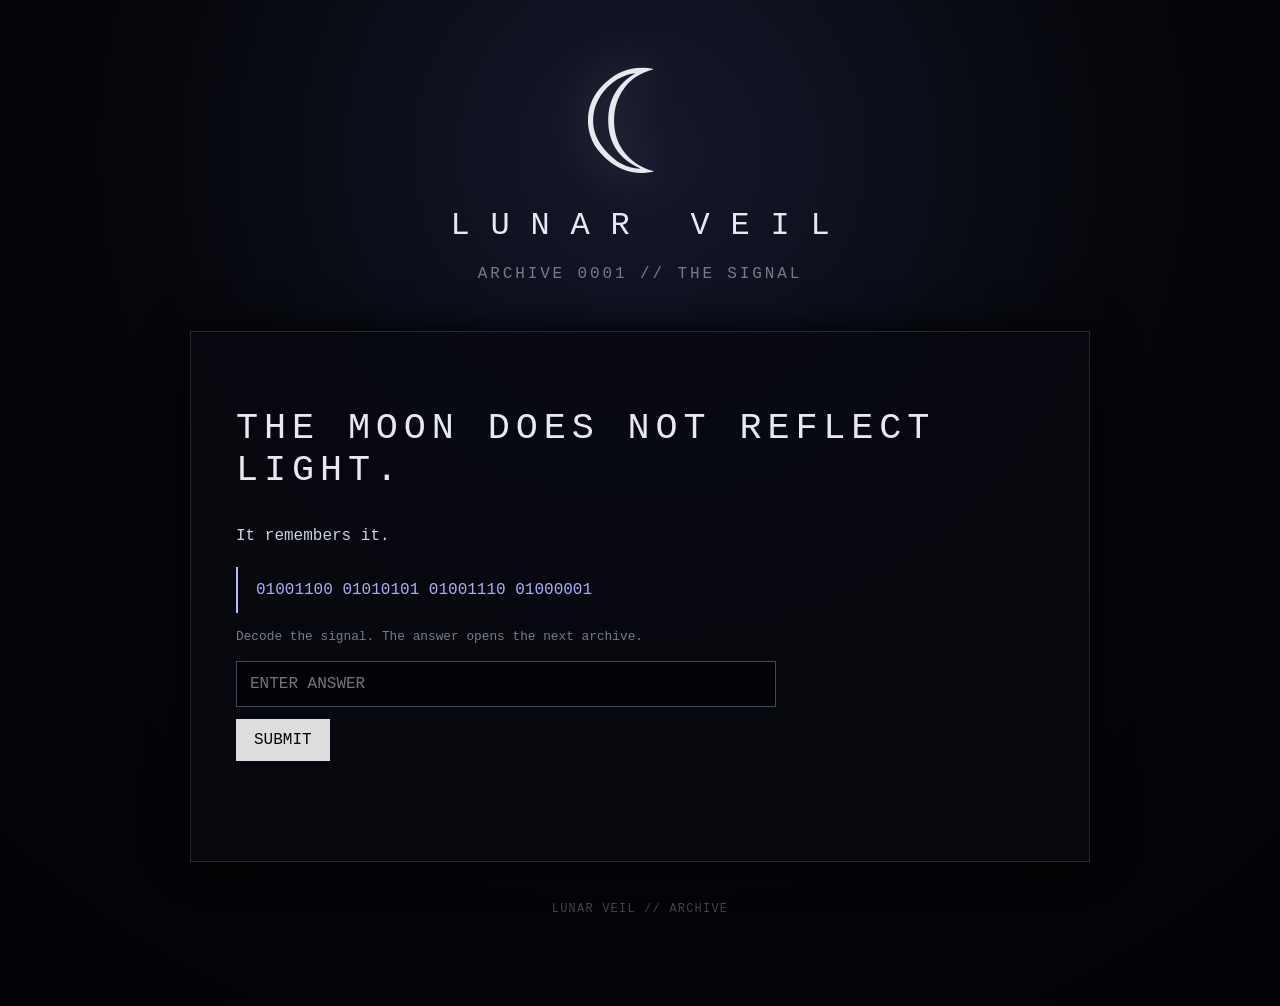
<file: index.html>
<!doctype html><html><head><meta charset="utf-8"><meta name="viewport" content="width=device-width,initial-scale=1"><title>LUNAR VEIL // SIGNAL</title><link rel="stylesheet" href="style.css"></head><body><main><header><div class="moon">☾</div><div class="brand">LUNAR VEIL</div><p class="subtitle">ARCHIVE 0001 // THE SIGNAL</p></header><section class="panel"><h1>THE MOON DOES NOT REFLECT LIGHT.</h1><p>It remembers it.</p><div class="codeblock">01001100 01010101 01001110 01000001</div><p class="small">Decode the signal. The answer opens the next archive.</p><input id="answer" placeholder="ENTER ANSWER" autocomplete="off"><br><button onclick="goAnswer('luna','stage2.html','THE FIRST THING TAKEN WAS A NAME.')">SUBMIT</button><p id="result"></p></section><footer>LUNAR VEIL // ARCHIVE</footer></main><script src="script.js"></script><script>enterKey('luna','stage2.html')</script></body></html>
</file>
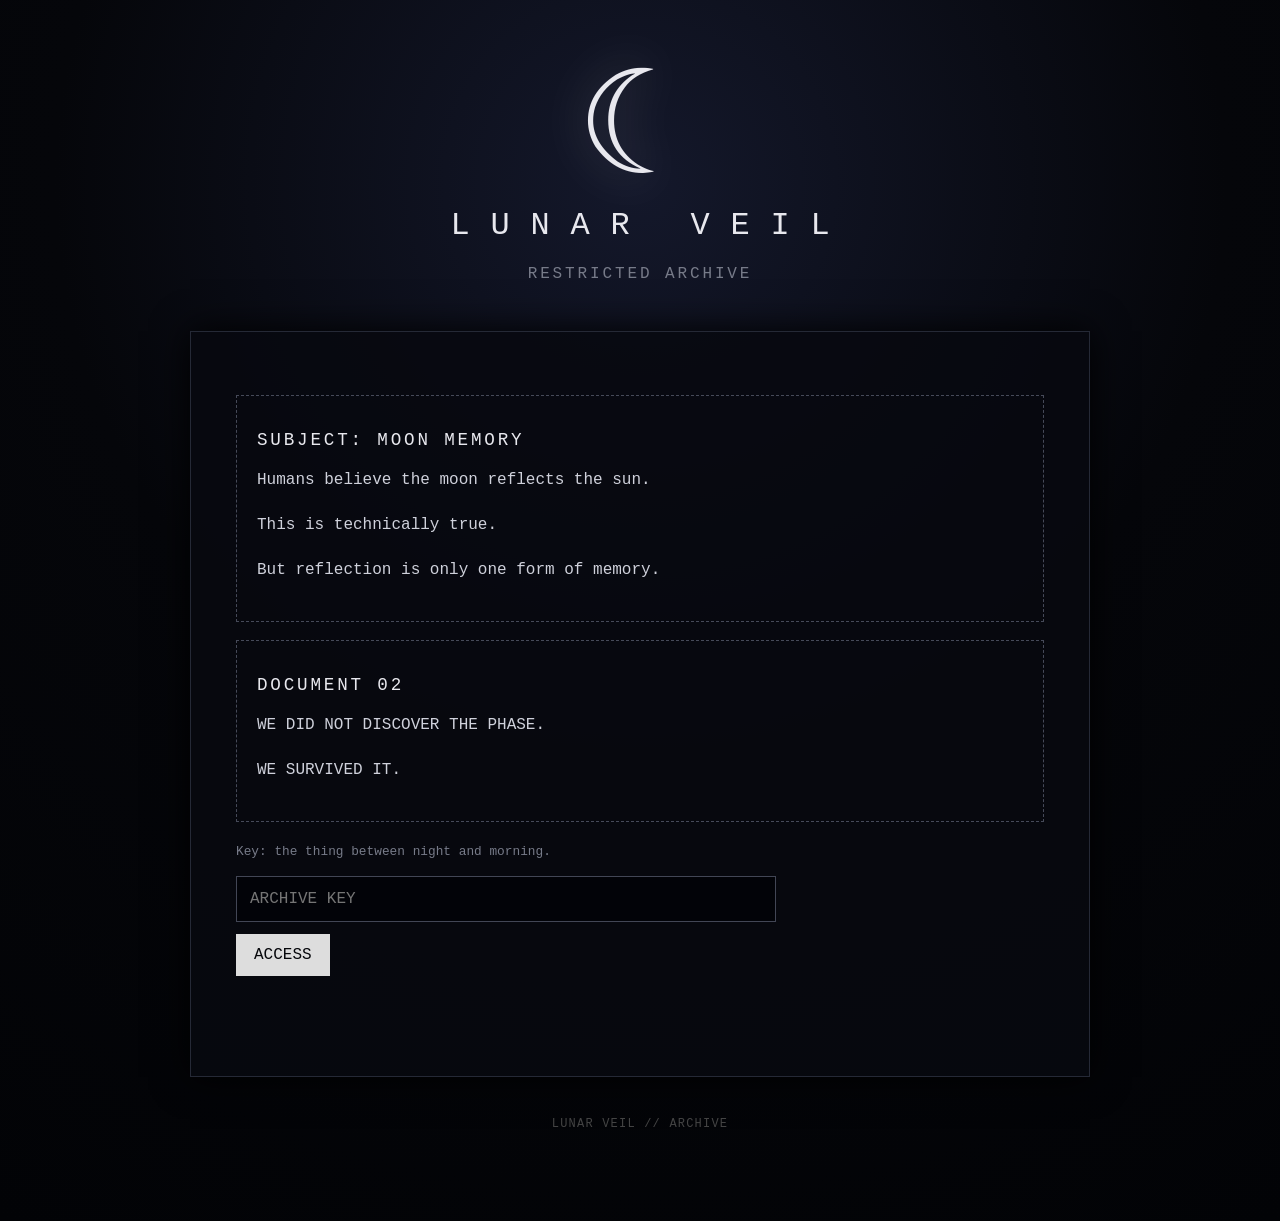
<file: archive.html>
<!doctype html><html><head><meta charset="utf-8"><meta name="viewport" content="width=device-width,initial-scale=1"><title>LUNAR VEIL // ARCHIVE</title><link rel="stylesheet" href="style.css"></head><body><main><header><div class="moon">☾</div><div class="brand">LUNAR VEIL</div><p class="subtitle">RESTRICTED ARCHIVE</p></header><section class="panel"><div class="classified"><h2>SUBJECT: MOON MEMORY</h2><p>Humans believe the moon reflects the sun.</p><p>This is technically true.</p><p>But reflection is only one form of memory.</p></div><div class="classified"><h2>DOCUMENT 02</h2><p>WE DID NOT DISCOVER THE PHASE.</p><p>WE SURVIVED IT.</p></div><p class="small">Key: the thing between night and morning.</p><input id="answer" placeholder="ARCHIVE KEY" autocomplete="off"><br><button onclick="goAnswer('dawn','stage7.html')">ACCESS</button><p id="result"></p></section><footer>LUNAR VEIL // ARCHIVE</footer></main><script src="script.js"></script><script>enterKey('dawn','stage7.html')</script></body></html>
</file>
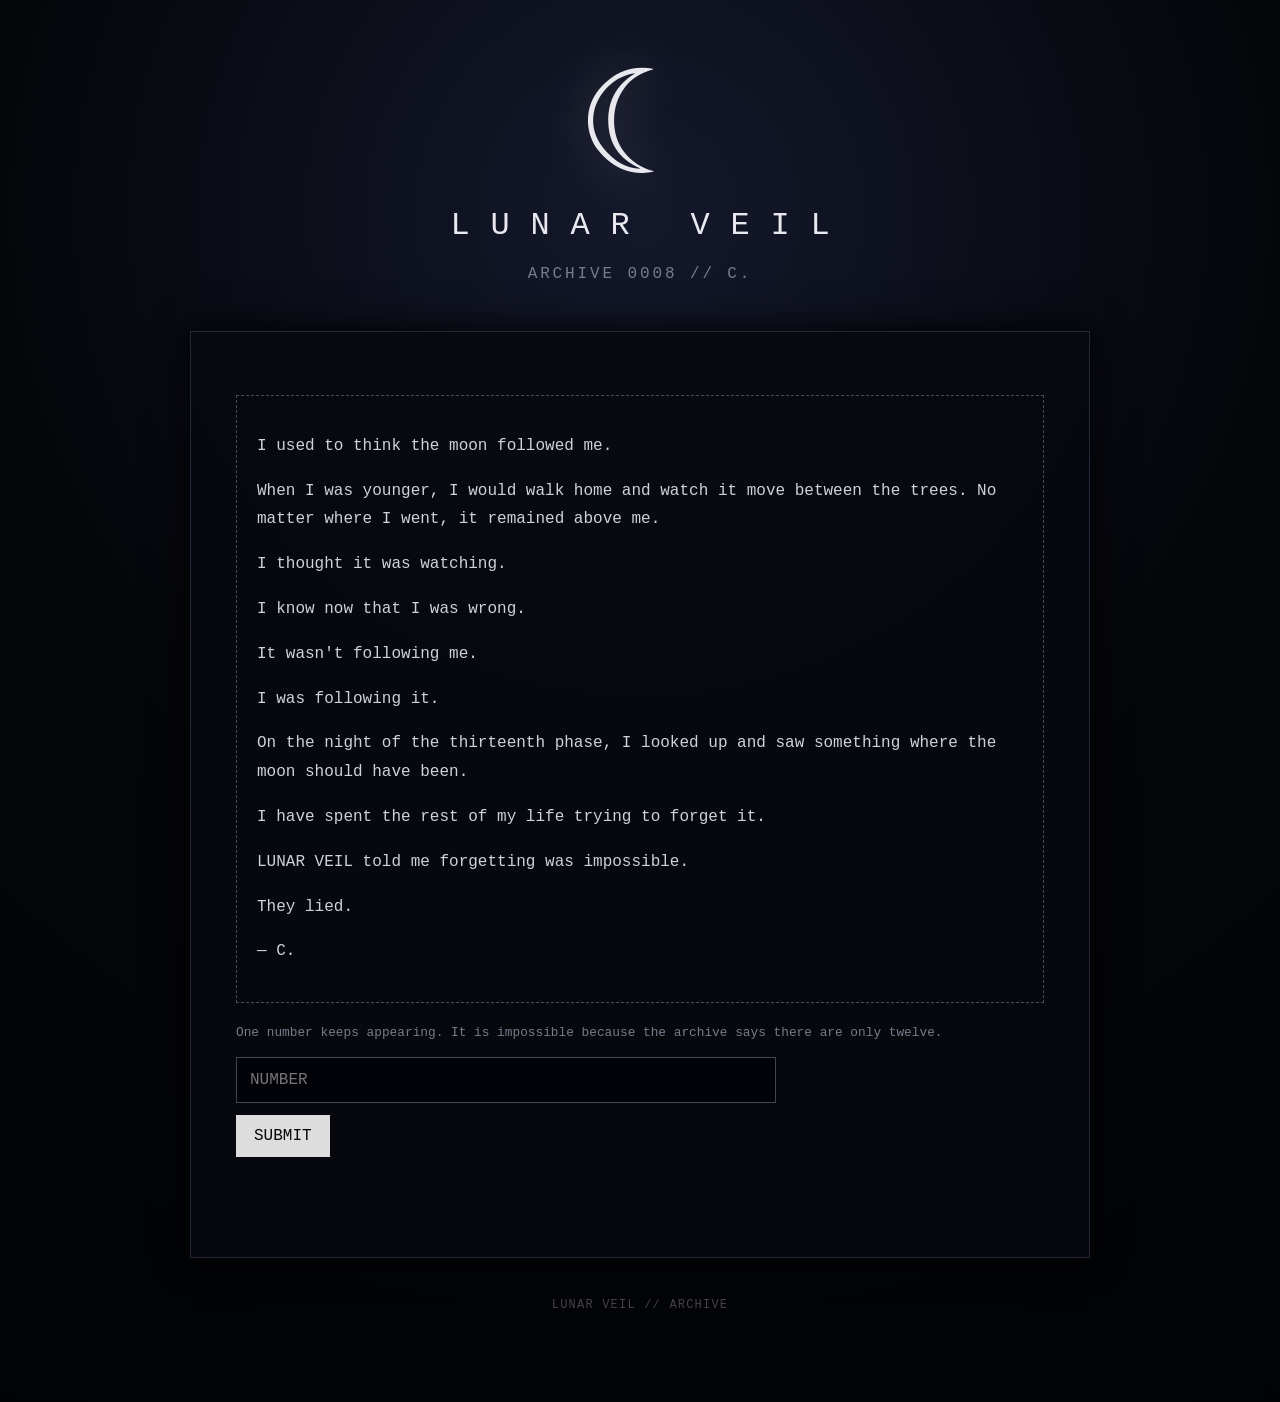
<file: cynthia.html>
<!doctype html><html><head><meta charset="utf-8"><meta name="viewport" content="width=device-width,initial-scale=1"><title>LUNAR VEIL // CYNTHIA</title><link rel="stylesheet" href="style.css"></head><body><main><header><div class="moon">☾</div><div class="brand">LUNAR VEIL</div><p class="subtitle">ARCHIVE 0008 // C.</p></header><section class="panel"><div class="classified"><p>I used to think the moon followed me.</p><p>When I was younger, I would walk home and watch it move between the trees. No matter where I went, it remained above me.</p><p>I thought it was watching.</p><p>I know now that I was wrong.</p><p>It wasn't following me.</p><p>I was following it.</p><p>On the night of the thirteenth phase, I looked up and saw something where the moon should have been.</p><p>I have spent the rest of my life trying to forget it.</p><p>LUNAR VEIL told me forgetting was impossible.</p><p>They lied.</p><p>— C.</p></div><p class="small">One number keeps appearing. It is impossible because the archive says there are only twelve.</p><input id="answer" placeholder="NUMBER" autocomplete="off"><br><button onclick="goAnswer('13','phase13.html')">SUBMIT</button><p id="result"></p></section><footer>LUNAR VEIL // ARCHIVE</footer></main><script src="script.js"></script><script>enterKey('13','phase13.html')</script></body></html>
</file>
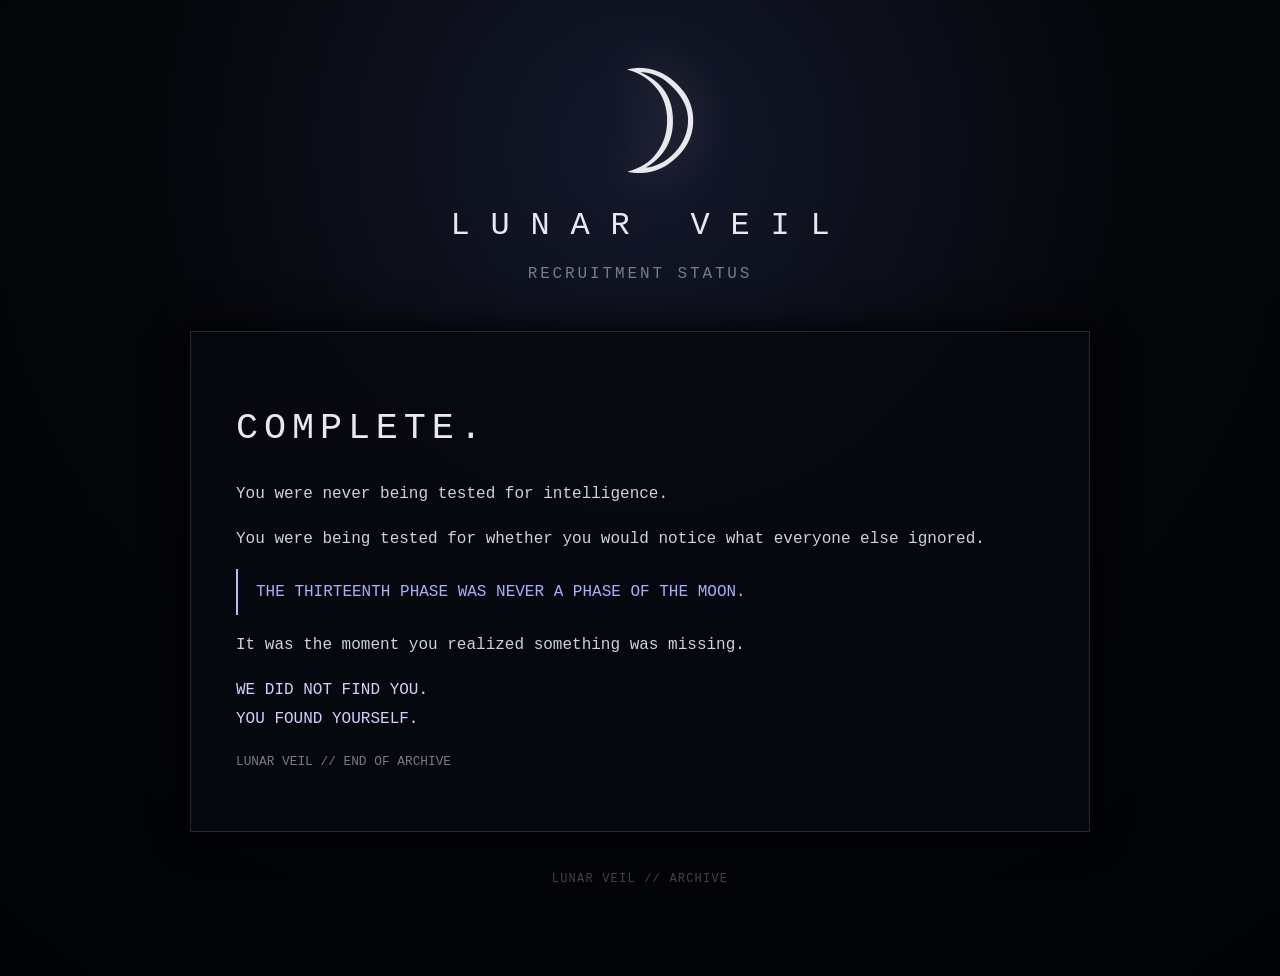
<file: final.html>
<!doctype html><html><head><meta charset="utf-8"><meta name="viewport" content="width=device-width,initial-scale=1"><title>LUNAR VEIL // FINAL</title><link rel="stylesheet" href="style.css"></head><body><main><header><div class="moon">☽</div><div class="brand glitch">LUNAR VEIL</div><p class="subtitle">RECRUITMENT STATUS</p></header><section class="panel"><h1>COMPLETE.</h1><p>You were never being tested for intelligence.</p><p>You were being tested for whether you would notice what everyone else ignored.</p><div class="codeblock">THE THIRTEENTH PHASE WAS NEVER A PHASE OF THE MOON.</div><p>It was the moment you realized something was missing.</p><p class="success">WE DID NOT FIND YOU.<br>YOU FOUND YOURSELF.</p><p class="small">LUNAR VEIL // END OF ARCHIVE</p></section><footer>LUNAR VEIL // ARCHIVE</footer></main></body></html>
</file>
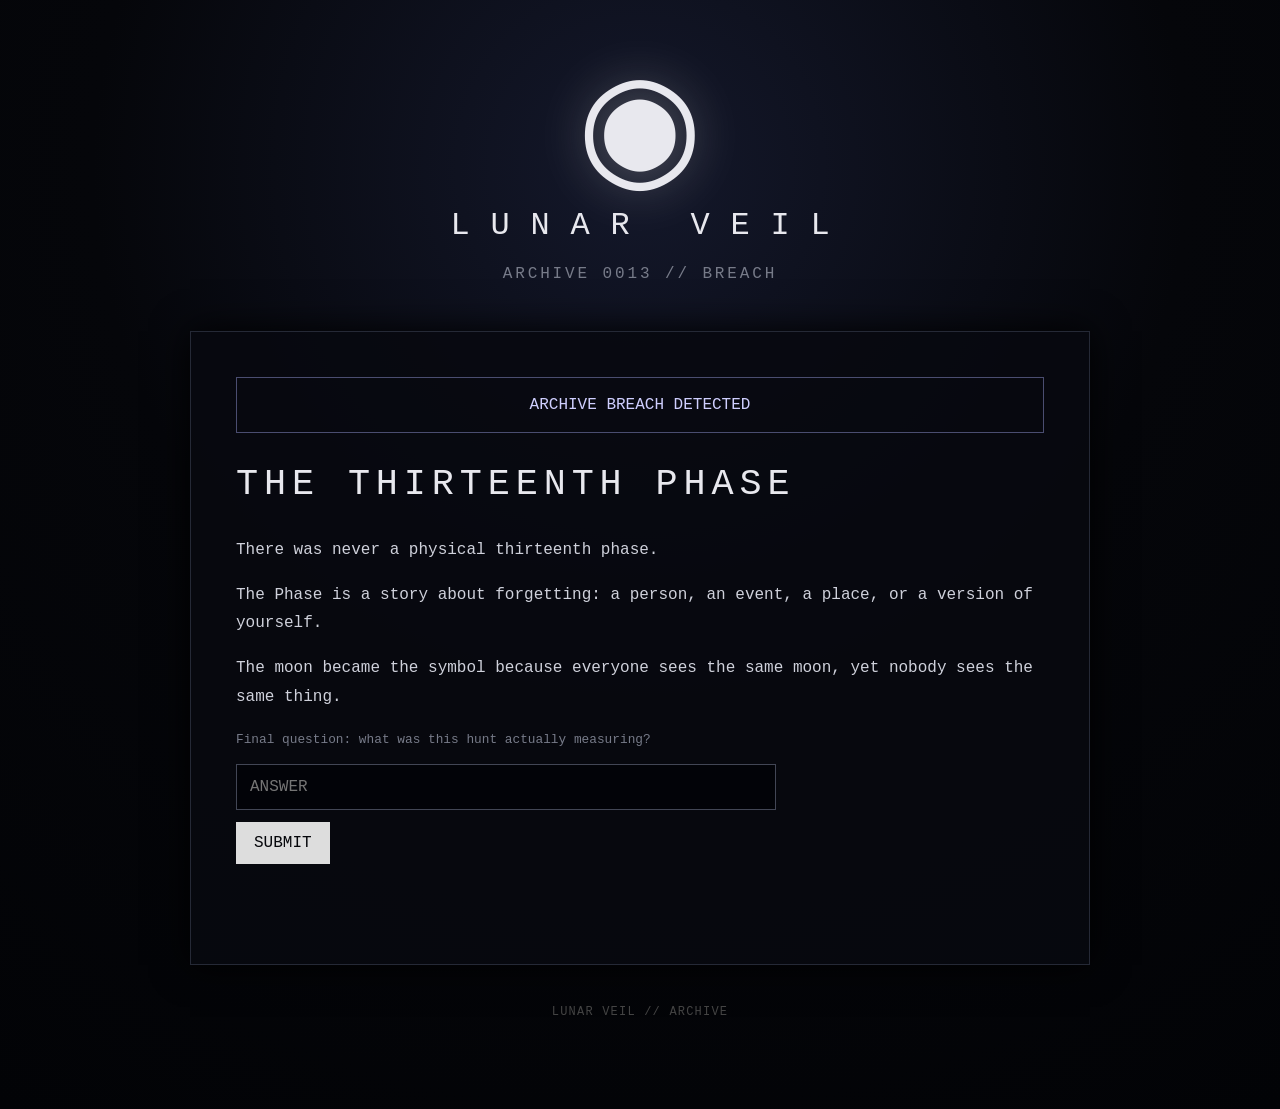
<file: phase13.html>
<!doctype html><html><head><meta charset="utf-8"><meta name="viewport" content="width=device-width,initial-scale=1"><title>LUNAR VEIL // PHASE 13</title><link rel="stylesheet" href="style.css"></head><body><main><header><div class="moon glitch">◉</div><div class="brand">LUNAR VEIL</div><p class="subtitle">ARCHIVE 0013 // BREACH</p></header><section class="panel"><div class="warning">ARCHIVE BREACH DETECTED</div><h1>THE THIRTEENTH PHASE</h1><p>There was never a physical thirteenth phase.</p><p>The Phase is a story about forgetting: a person, an event, a place, or a version of yourself.</p><p>The moon became the symbol because everyone sees the same moon, yet nobody sees the same thing.</p><p class="small">Final question: what was this hunt actually measuring?</p><input id="answer" placeholder="ANSWER" autocomplete="off"><br><button onclick="goAnswer('attention','final.html')">SUBMIT</button><p id="result"></p></section><footer>LUNAR VEIL // ARCHIVE</footer></main><script src="script.js"></script><script>enterKey('attention','final.html')</script></body></html>
</file>
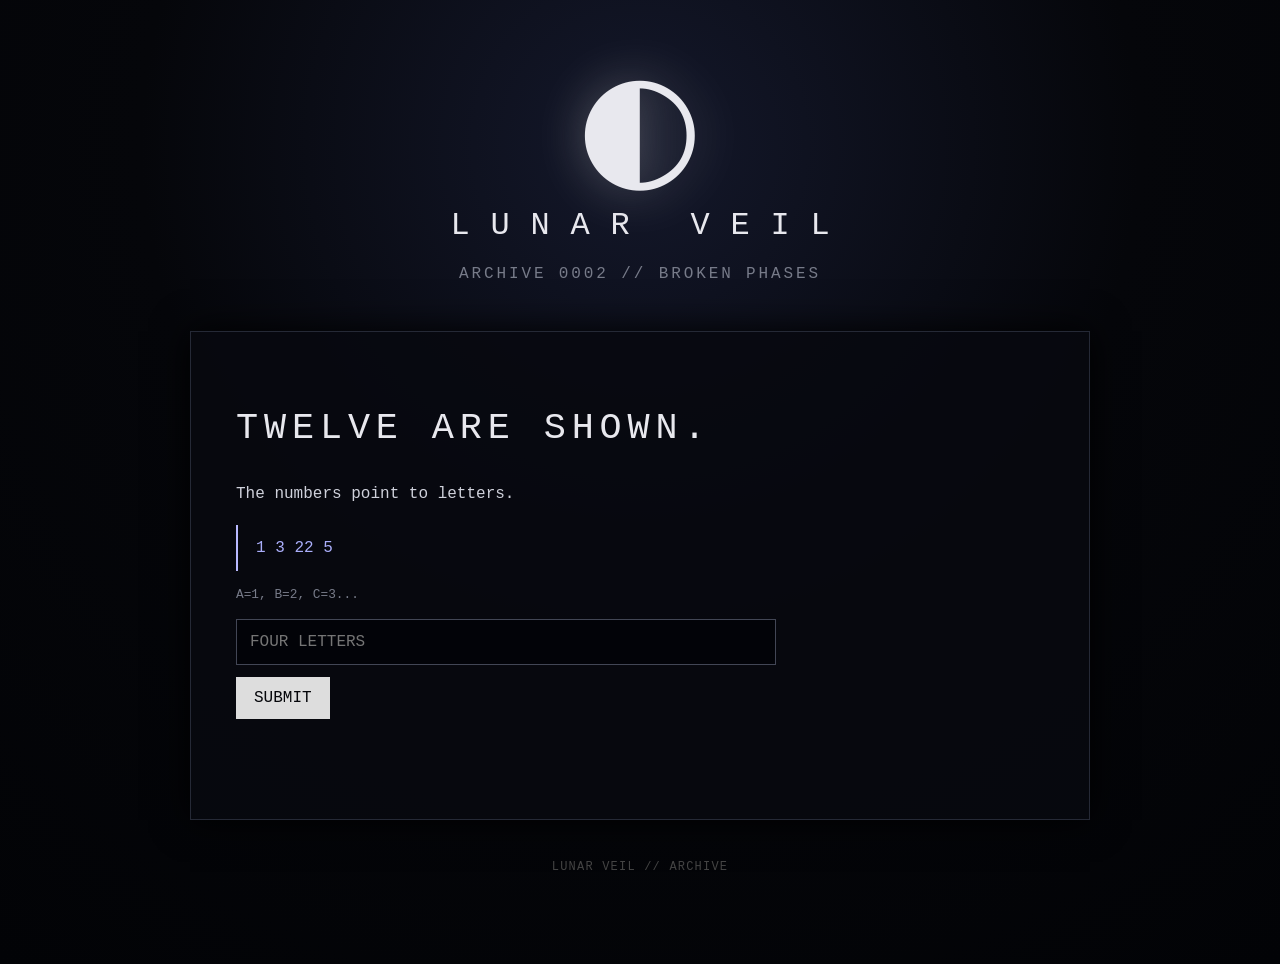
<file: stage2.html>
<!doctype html><html><head><meta charset="utf-8"><meta name="viewport" content="width=device-width,initial-scale=1"><title>LUNAR VEIL // BROKEN PHASES</title><link rel="stylesheet" href="style.css"></head><body><main><header><div class="moon">◐</div><div class="brand">LUNAR VEIL</div><p class="subtitle">ARCHIVE 0002 // BROKEN PHASES</p></header><section class="panel"><h1>TWELVE ARE SHOWN.</h1><p>The numbers point to letters.</p><div class="codeblock">1  3  22  5</div><p class="small">A=1, B=2, C=3...</p><input id="answer" placeholder="FOUR LETTERS" autocomplete="off"><br><button onclick="goAnswer('cave','stage3.html','THE CAVE REMEMBERS.')">SUBMIT</button><p id="result"></p></section><footer>LUNAR VEIL // ARCHIVE</footer></main><script src="script.js"></script><script>enterKey('cave','stage3.html')</script></body></html>
</file>
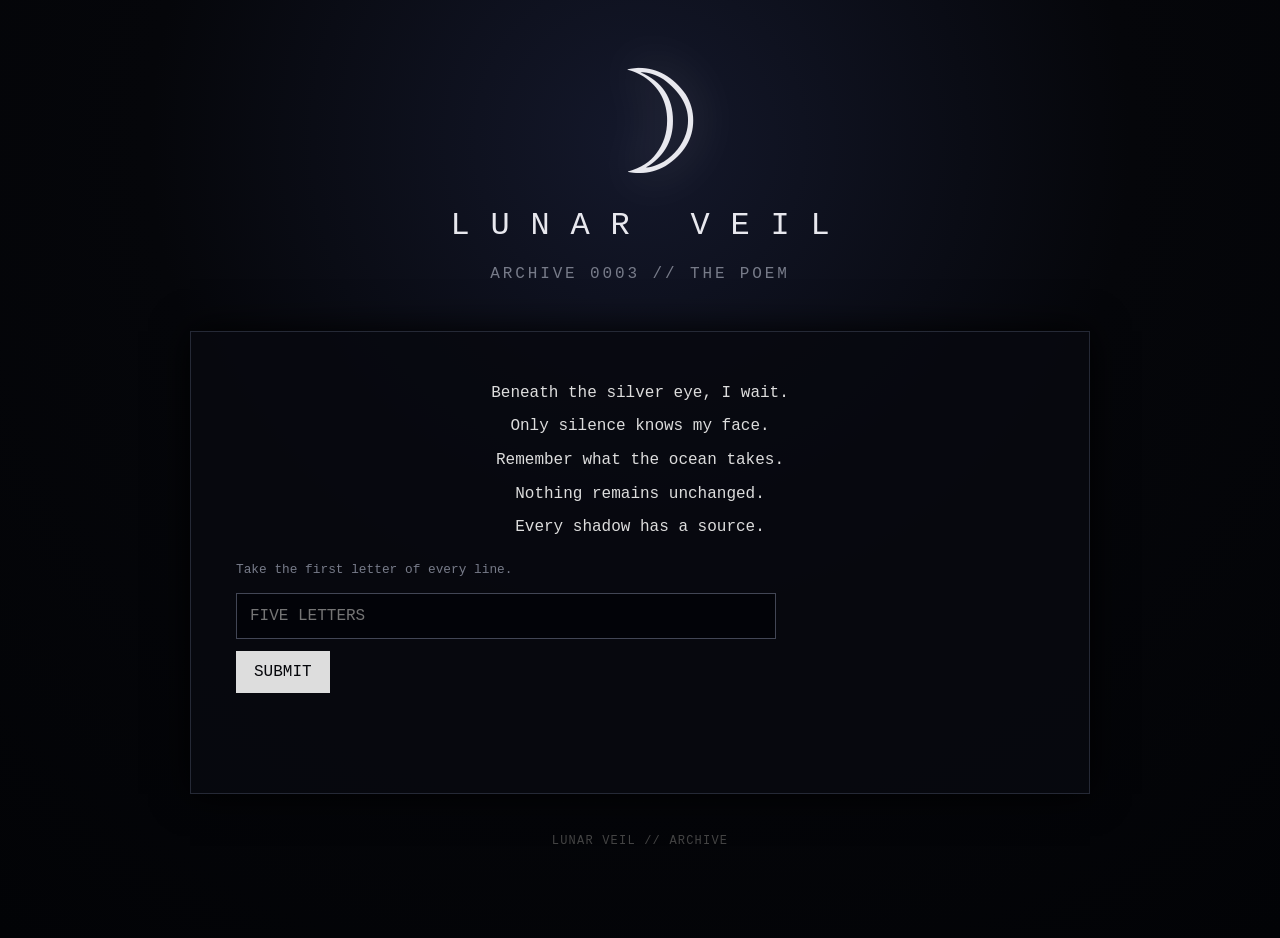
<file: stage3.html>
<!doctype html><html><head><meta charset="utf-8"><meta name="viewport" content="width=device-width,initial-scale=1"><title>LUNAR VEIL // THE POEM</title><link rel="stylesheet" href="style.css"></head><body><main><header><div class="moon">☽</div><div class="brand">LUNAR VEIL</div><p class="subtitle">ARCHIVE 0003 // THE POEM</p></header><section class="panel"><div class="poem">Beneath the silver eye, I wait.
Only silence knows my face.
Remember what the ocean takes.
Nothing remains unchanged.
Every shadow has a source.</div><p class="small">Take the first letter of every line.</p><input id="answer" placeholder="FIVE LETTERS" autocomplete="off"><br><button onclick="goAnswer('borne','stage4.html')">SUBMIT</button><p id="result"></p></section><footer>LUNAR VEIL // ARCHIVE</footer></main><script src="script.js"></script><script>enterKey('borne','stage4.html')</script></body></html>
</file>
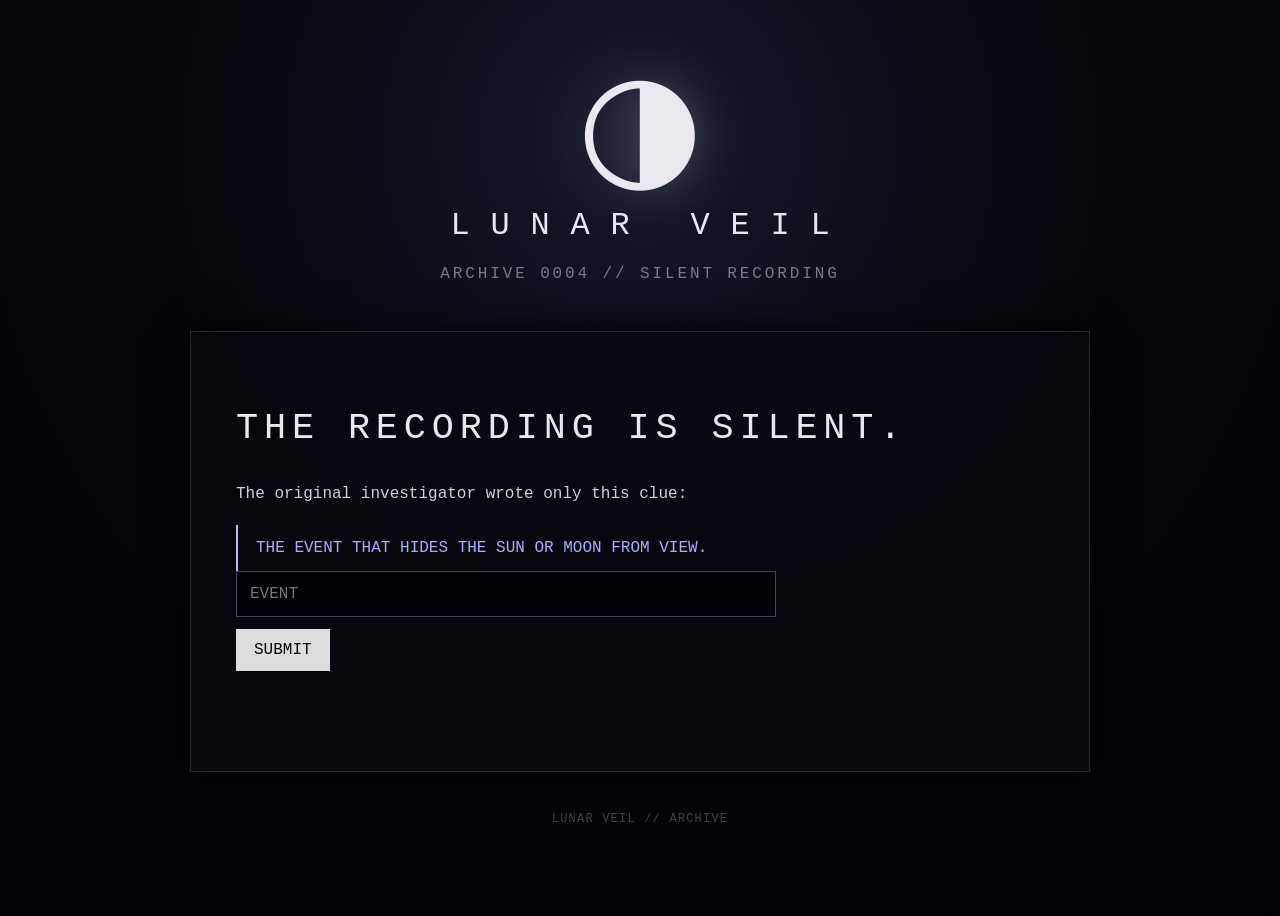
<file: stage4.html>
<!doctype html><html><head><meta charset="utf-8"><meta name="viewport" content="width=device-width,initial-scale=1"><title>LUNAR VEIL // SILENT RECORDING</title><link rel="stylesheet" href="style.css"></head><body><main><header><div class="moon">◑</div><div class="brand">LUNAR VEIL</div><p class="subtitle">ARCHIVE 0004 // SILENT RECORDING</p></header><section class="panel"><h1>THE RECORDING IS SILENT.</h1><p>The original investigator wrote only this clue:</p><div class="codeblock">THE EVENT THAT HIDES THE SUN OR MOON FROM VIEW.</div><input id="answer" placeholder="EVENT" autocomplete="off"><br><button onclick="goAnswer('eclipse','stage5.html')">SUBMIT</button><p id="result"></p></section><footer>LUNAR VEIL // ARCHIVE</footer></main><script src="script.js"></script><script>enterKey('eclipse','stage5.html')</script></body></html>
</file>
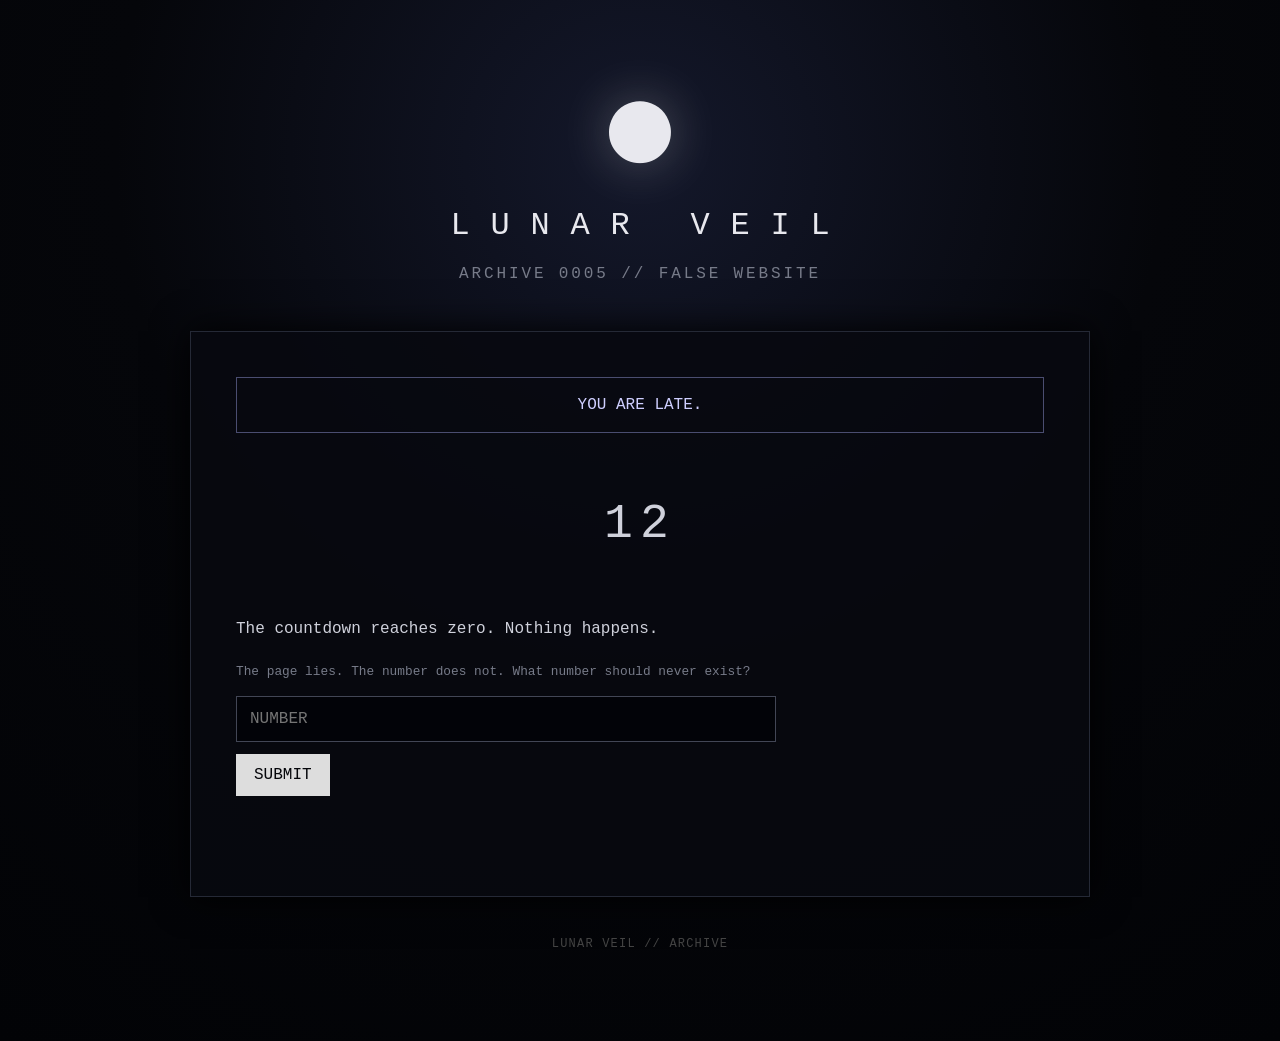
<file: stage5.html>
<!doctype html><html><head><meta charset="utf-8"><meta name="viewport" content="width=device-width,initial-scale=1"><title>LUNAR VEIL // FALSE WEBSITE</title><link rel="stylesheet" href="style.css"></head><body><main><header><div class="moon">●</div><div class="brand glitch">LUNAR VEIL</div><p class="subtitle">ARCHIVE 0005 // FALSE WEBSITE</p></header><section class="panel"><div class="warning">YOU ARE LATE.</div><p class="count" id="count">13</p><p>The countdown reaches zero. Nothing happens.</p><p class="small">The page lies. The number does not. What number should never exist?</p><input id="answer" placeholder="NUMBER" autocomplete="off"><br><button onclick="goAnswer('13','archive.html')">SUBMIT</button><p id="result"></p></section><footer>LUNAR VEIL // ARCHIVE</footer></main><script src="script.js"></script><script>let n=13,t=setInterval(()=>{n--;count.textContent=n;if(n<=0)clearInterval(t)},1000);enterKey('13','archive.html')</script></body></html>
</file>
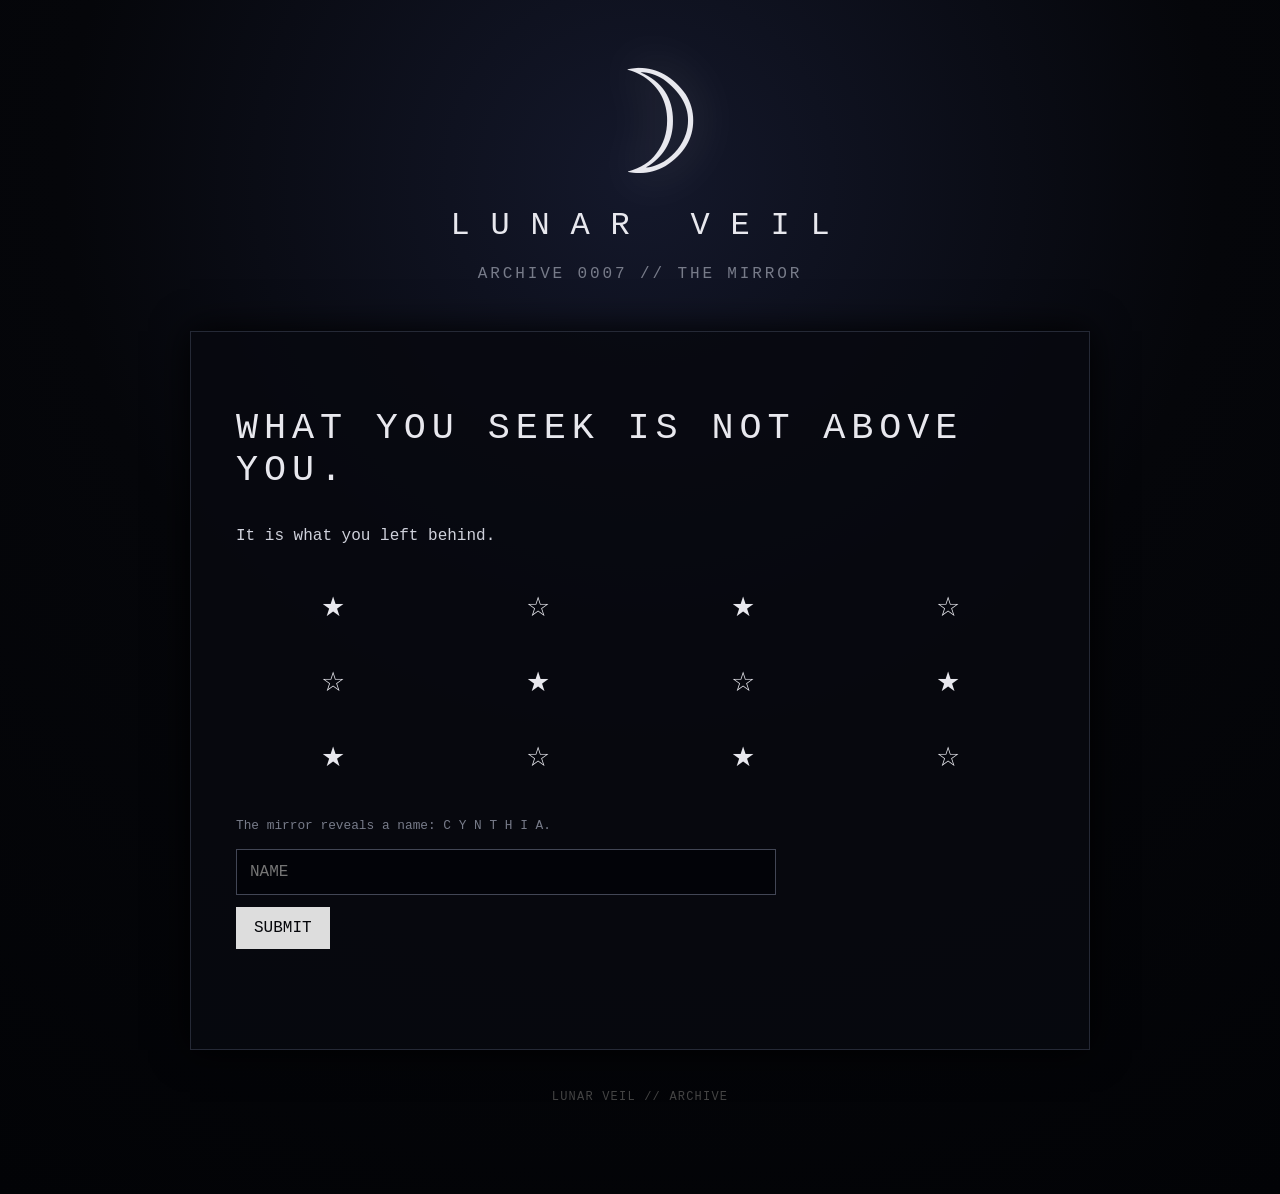
<file: stage7.html>
<!doctype html><html><head><meta charset="utf-8"><meta name="viewport" content="width=device-width,initial-scale=1"><title>LUNAR VEIL // THE MIRROR</title><link rel="stylesheet" href="style.css"></head><body><main><header><div class="moon">☽</div><div class="brand">LUNAR VEIL</div><p class="subtitle">ARCHIVE 0007 // THE MIRROR</p></header><section class="panel"><h1>WHAT YOU SEEK IS NOT ABOVE YOU.</h1><p>It is what you left behind.</p><div class="stars"><div class="star">★</div><div class="star">☆</div><div class="star">★</div><div class="star">☆</div><div class="star">☆</div><div class="star">★</div><div class="star">☆</div><div class="star">★</div><div class="star">★</div><div class="star">☆</div><div class="star">★</div><div class="star">☆</div></div><p class="small">The mirror reveals a name: C Y N T H I A.</p><input id="answer" placeholder="NAME" autocomplete="off"><br><button onclick="goAnswer('cynthia','cynthia.html')">SUBMIT</button><p id="result"></p></section><footer>LUNAR VEIL // ARCHIVE</footer></main><script src="script.js"></script><script>enterKey('cynthia','cynthia.html')</script></body></html>
</file>
<file: style.css>
:root{--bg:#05060a;--fg:#e8e8ee;--dim:#777b89;--line:#252936;--accent:#b8b9ff;--bad:#d58b9b}*{box-sizing:border-box}html,body{margin:0;min-height:100%;background:radial-gradient(circle at 50% 15%,#14182b 0,#05060a 48%,#020306 100%);color:var(--fg);font-family:"Courier New",monospace}body{min-height:100vh;display:flex;justify-content:center}main{width:min(900px,92vw);padding:7vh 0 10vh}header{text-align:center;margin-bottom:42px}.moon{font-size:clamp(5rem,18vw,9rem);line-height:1;filter:drop-shadow(0 0 25px #aaa6)}.brand{letter-spacing:.65em;font-size:clamp(1.2rem,4vw,2rem);margin-left:.65em}.subtitle{color:var(--dim);letter-spacing:.18em}.panel{border:1px solid var(--line);padding:clamp(22px,5vw,45px);background:#070910dd;box-shadow:0 0 35px #000}h1,h2{font-weight:400;letter-spacing:.16em}h1{font-size:clamp(1.4rem,5vw,2.3rem)}h2{font-size:1.1rem}p{line-height:1.8;color:#cfd1db}.poem{white-space:pre-line;text-align:center;line-height:2.1;color:#ddd}.codeblock{border-left:2px solid var(--accent);padding:14px 18px;color:#aaaefa;overflow:auto}input{width:100%;max-width:540px;background:#020308;border:1px solid #424655;color:#fff;padding:13px;font:inherit;outline:none}input:focus{border-color:var(--accent)}button{margin-top:12px;background:#ddd;color:#05060a;border:0;padding:12px 18px;font:inherit;cursor:pointer}button:hover{background:#fff}#result{min-height:1.5em;margin-top:15px;color:var(--accent)}.small{font-size:.8rem;color:var(--dim)}.classified{border:1px dashed #464a59;padding:20px;margin:18px 0}.stars{display:grid;grid-template-columns:repeat(4,1fr);gap:12px;margin:25px 0}.star{font-size:1.7rem;text-align:center;padding:14px;border:1px solid transparent;cursor:pointer}.star:hover{border-color:#555}.count{font-size:3rem;text-align:center;letter-spacing:.15em}.warning{color:#cfcfff;border:1px solid #4a4d70;padding:18px;text-align:center}.glitch{animation:glitch 1.7s infinite steps(2,end)}.success{color:#cfcfff}.error{color:var(--bad)}@keyframes glitch{0%,88%,100%{transform:none;text-shadow:none}90%{transform:translate(2px,-1px);text-shadow:-2px 0 #aaf}93%{transform:translate(-2px,1px);text-shadow:2px 0 #faa}}footer{text-align:center;color:#444;margin-top:40px;font-size:.75rem;letter-spacing:.1em}@media(max-width:600px){main{padding-top:4vh}.stars{grid-template-columns:repeat(3,1fr)}}
</file>
